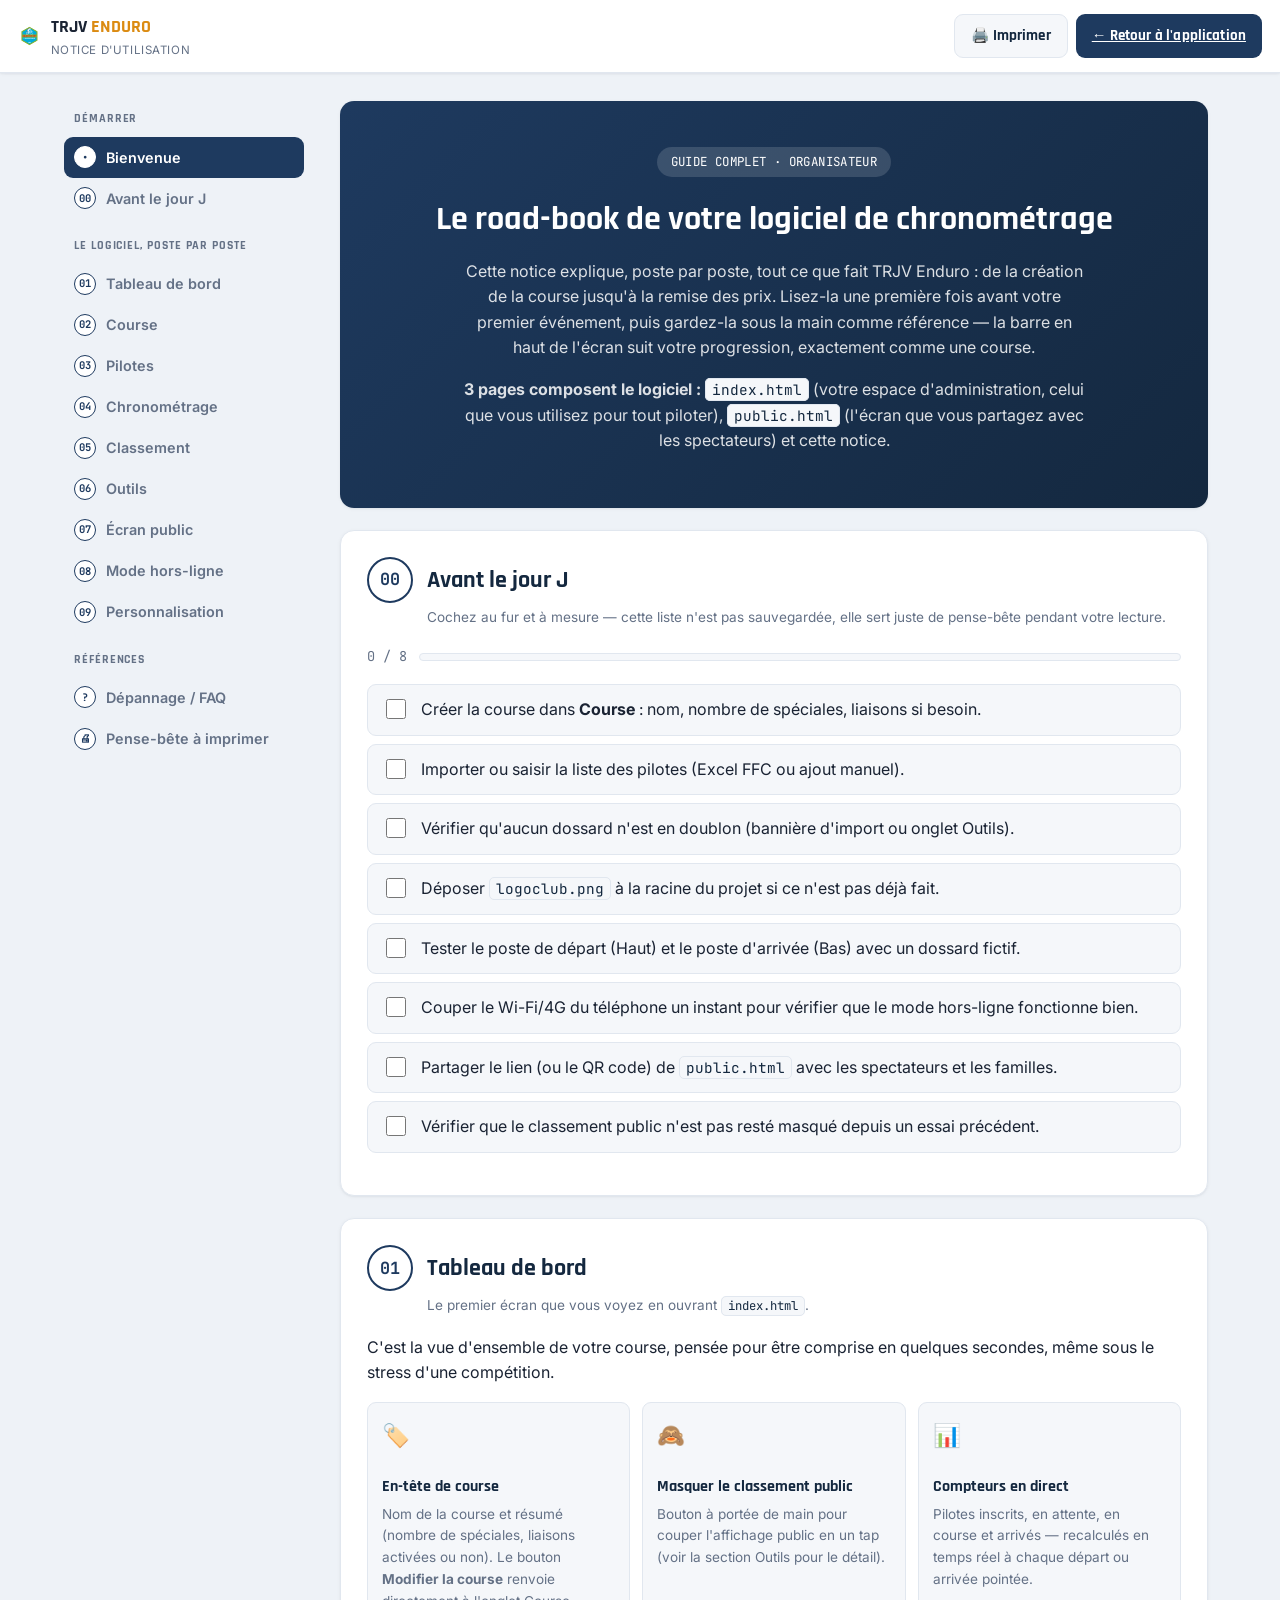
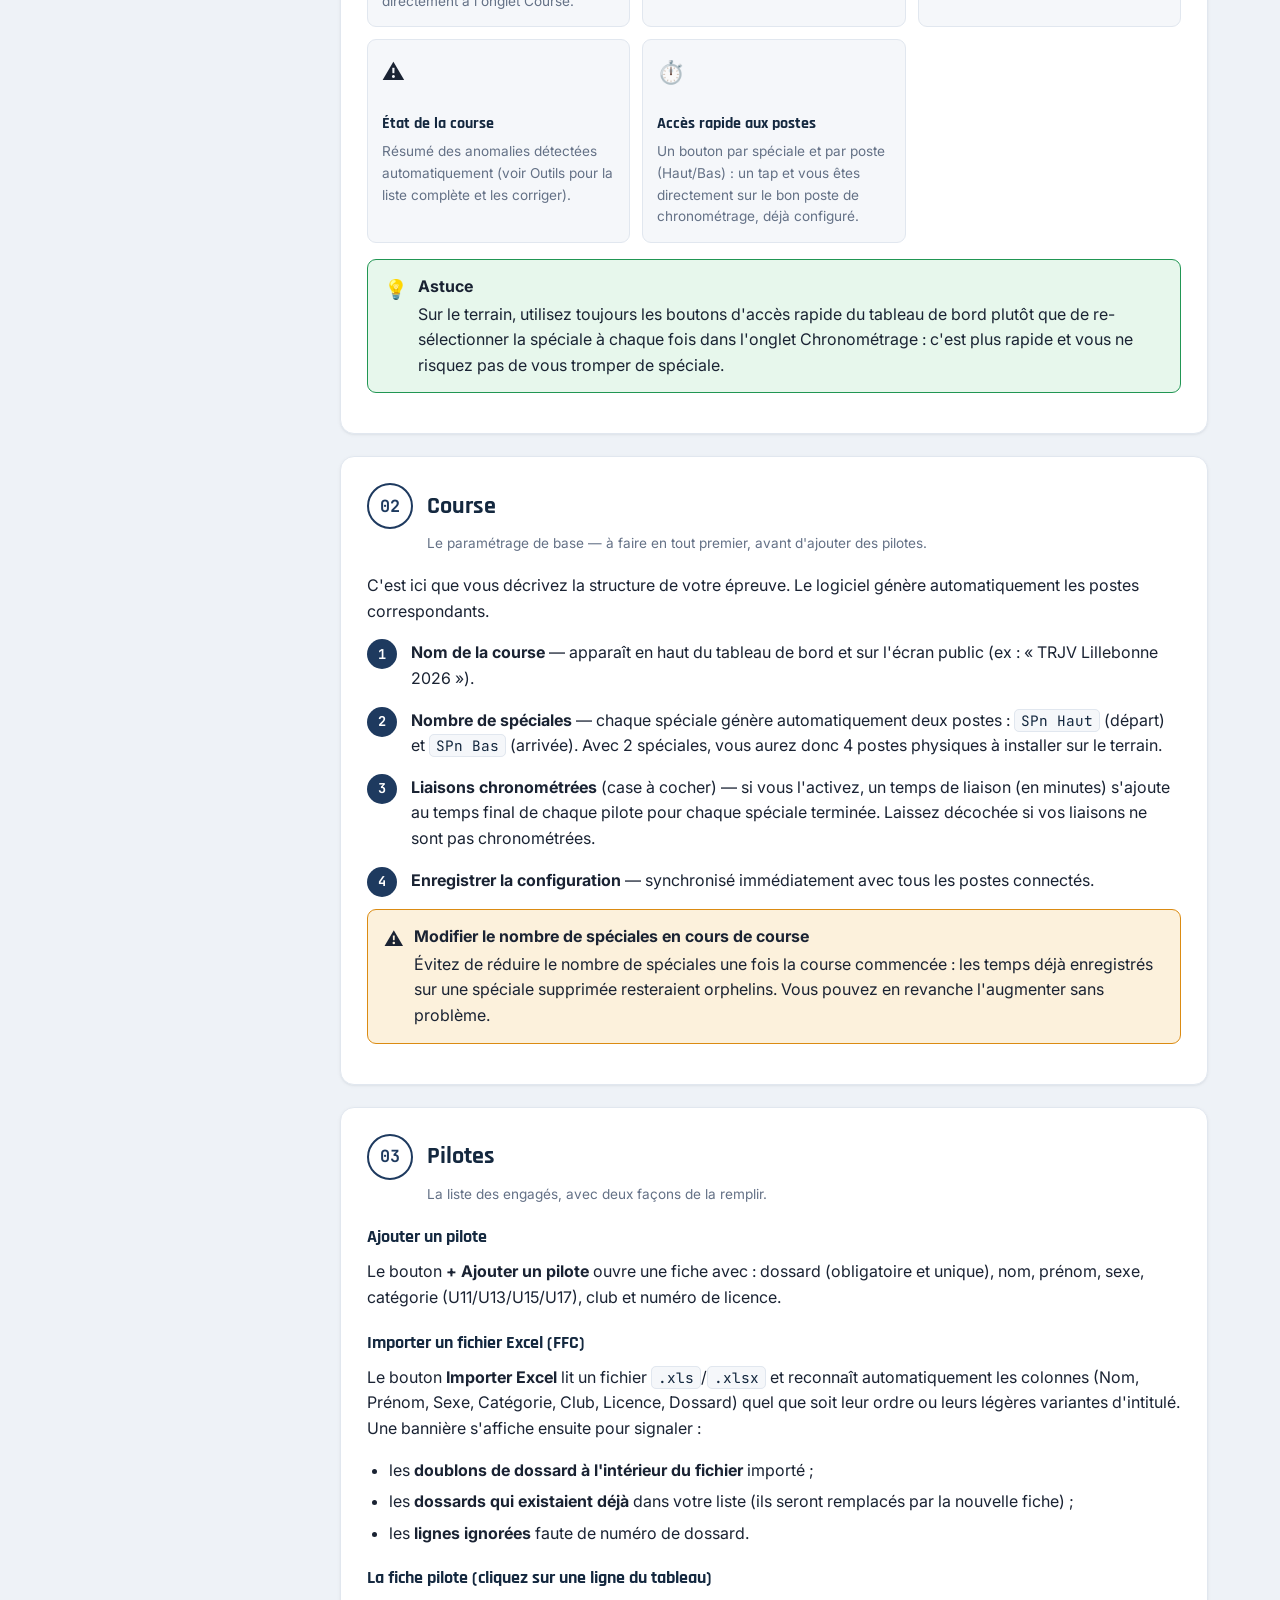
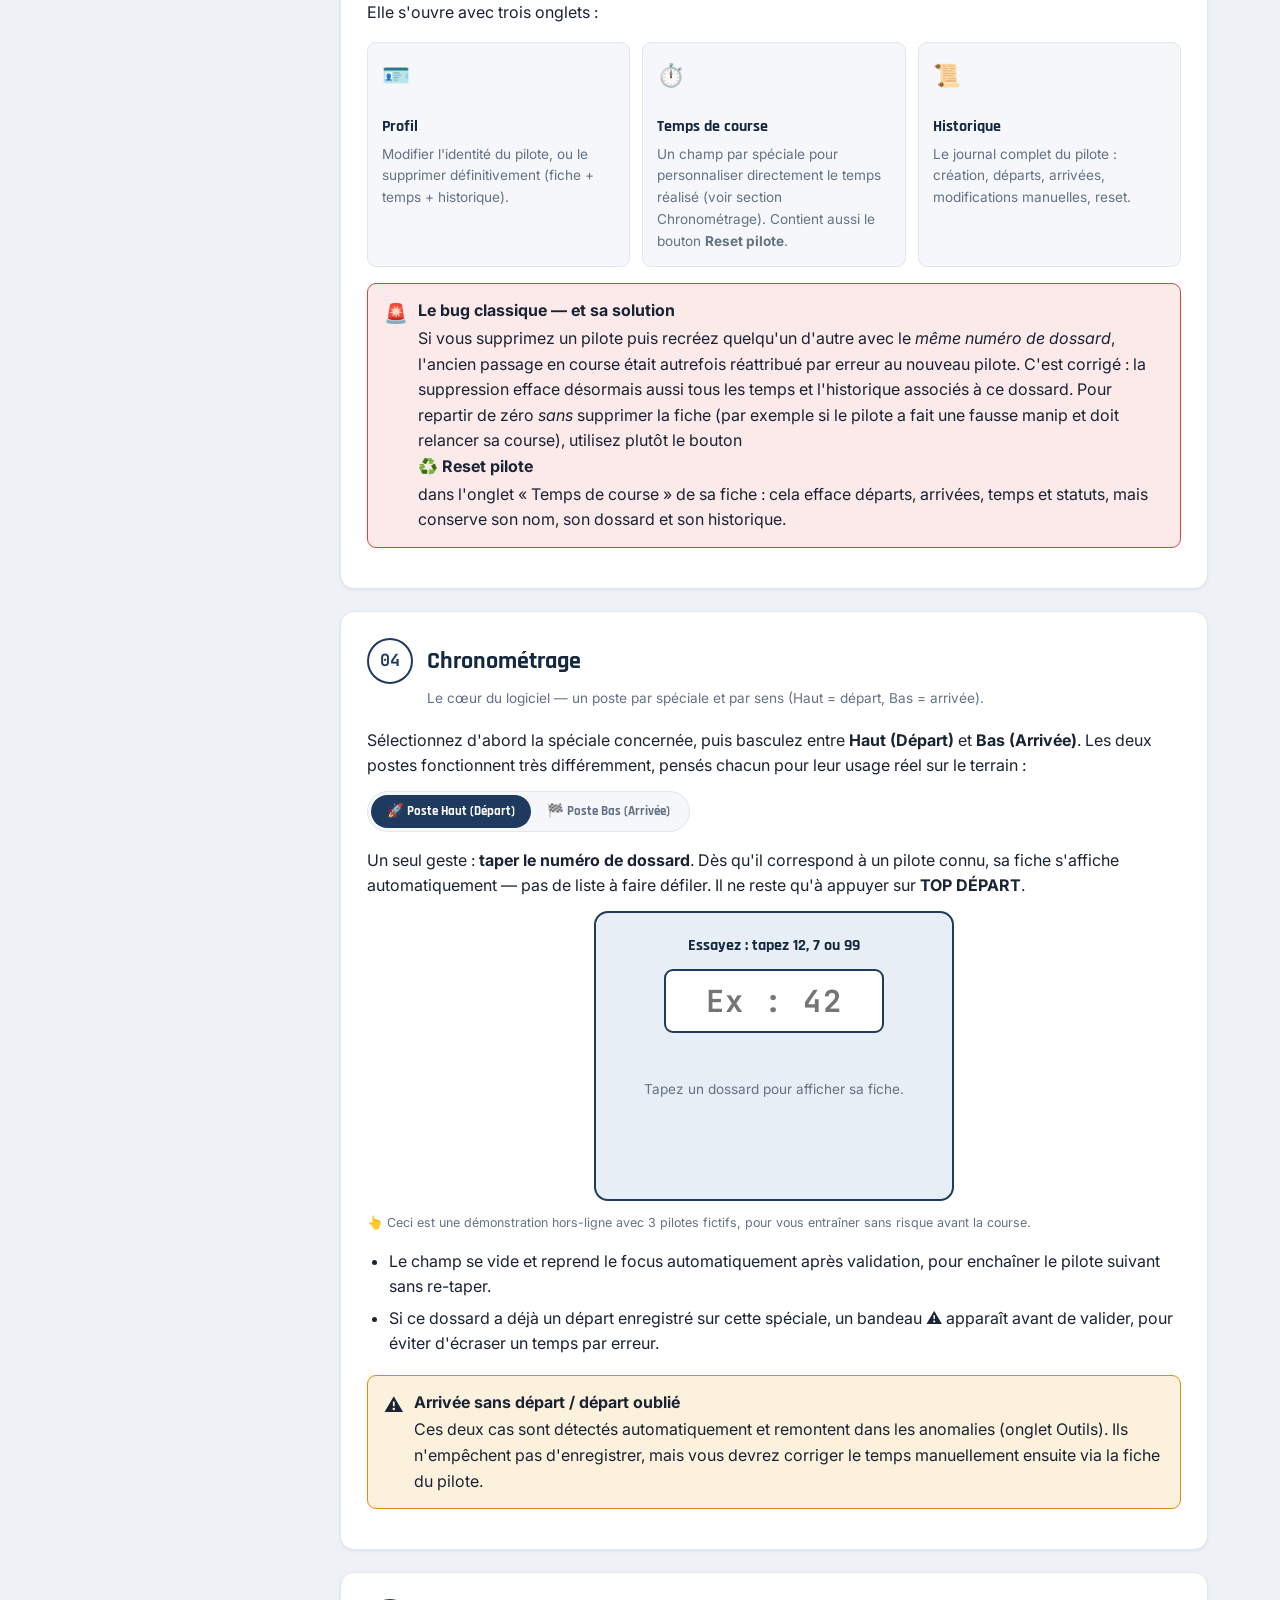
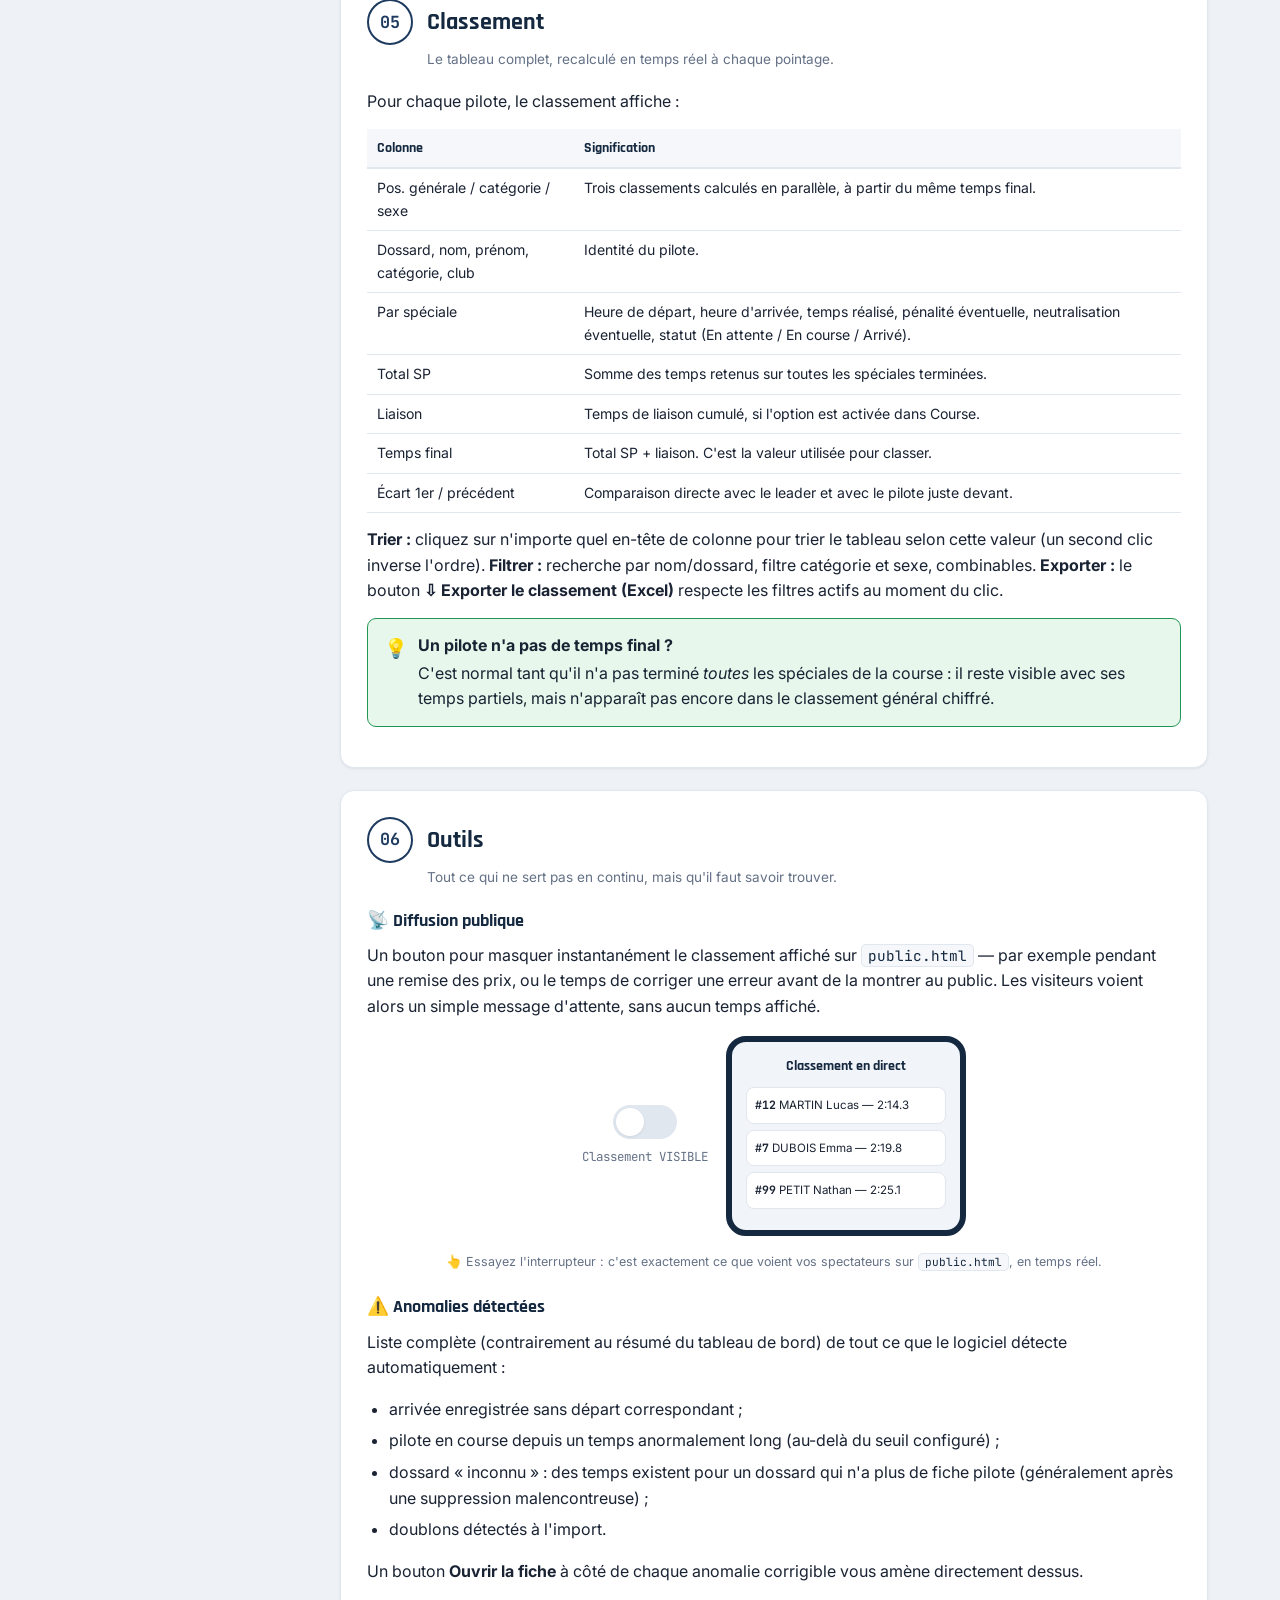
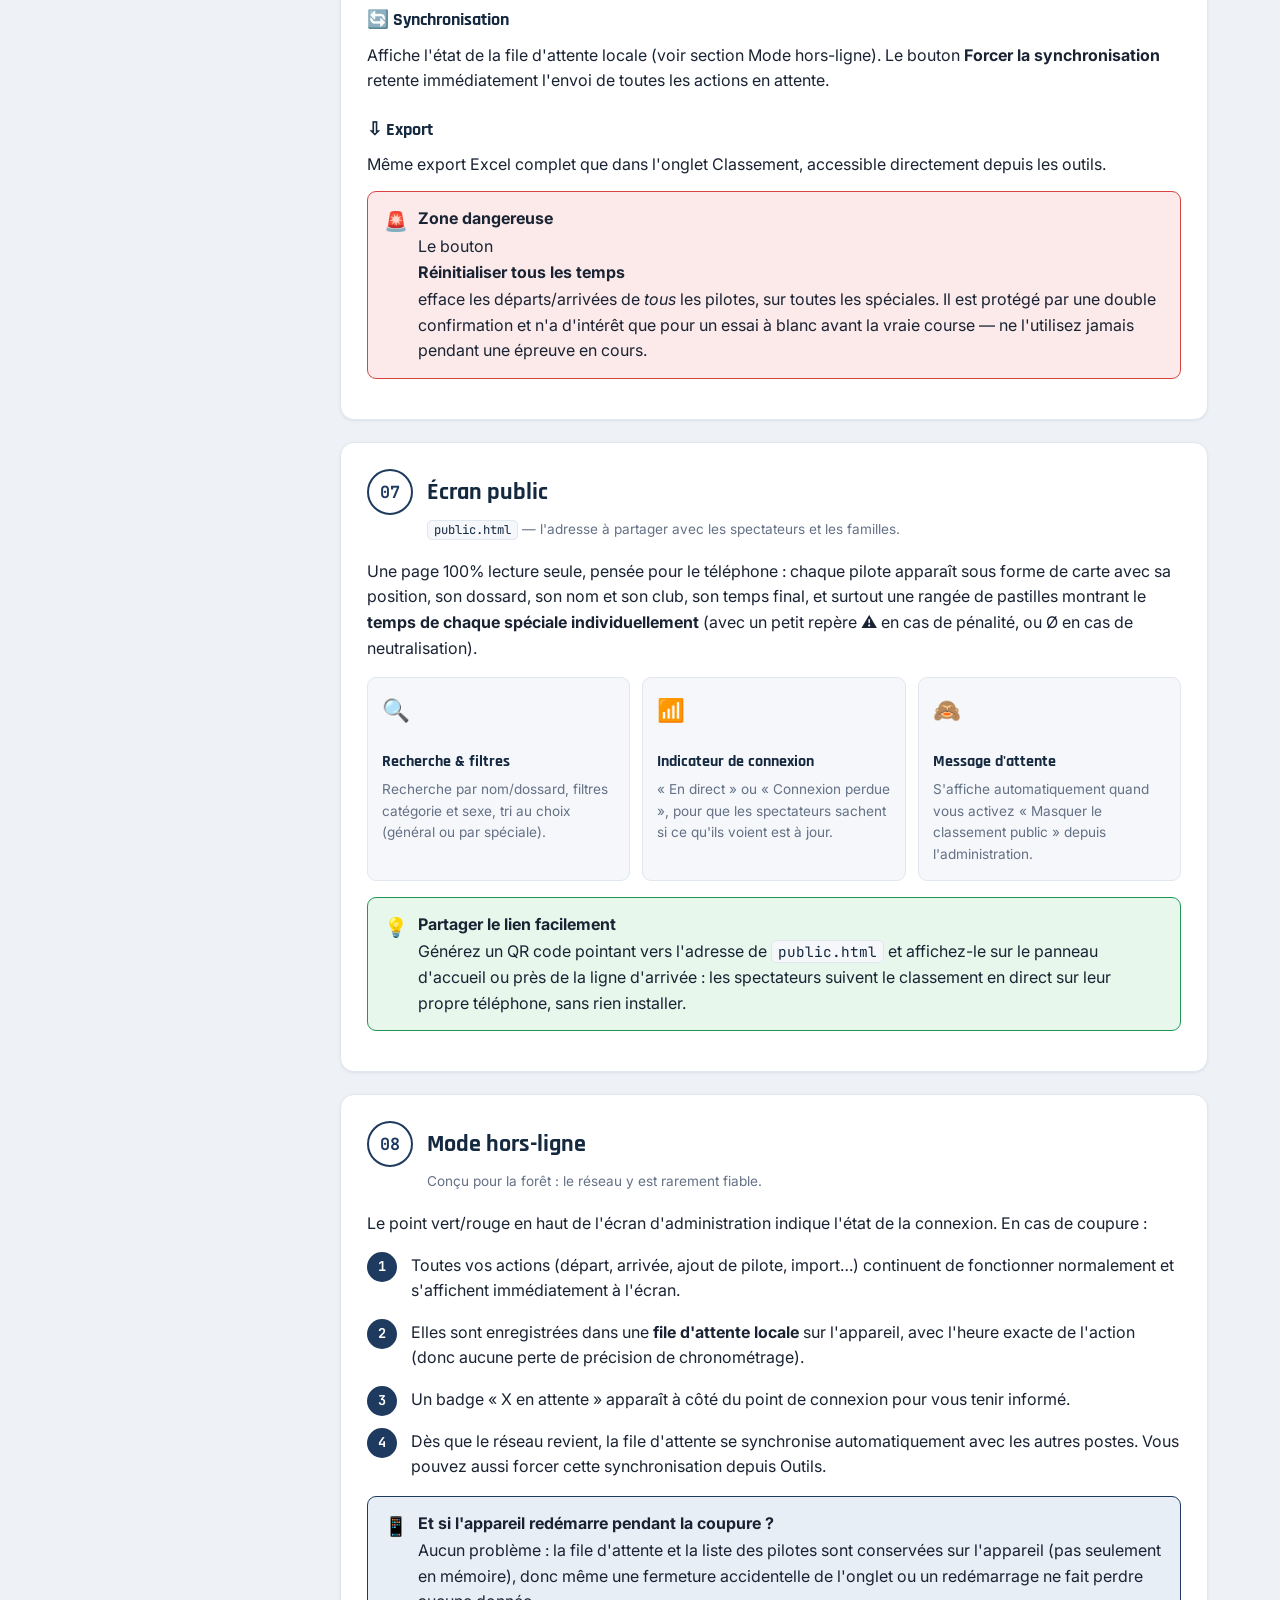
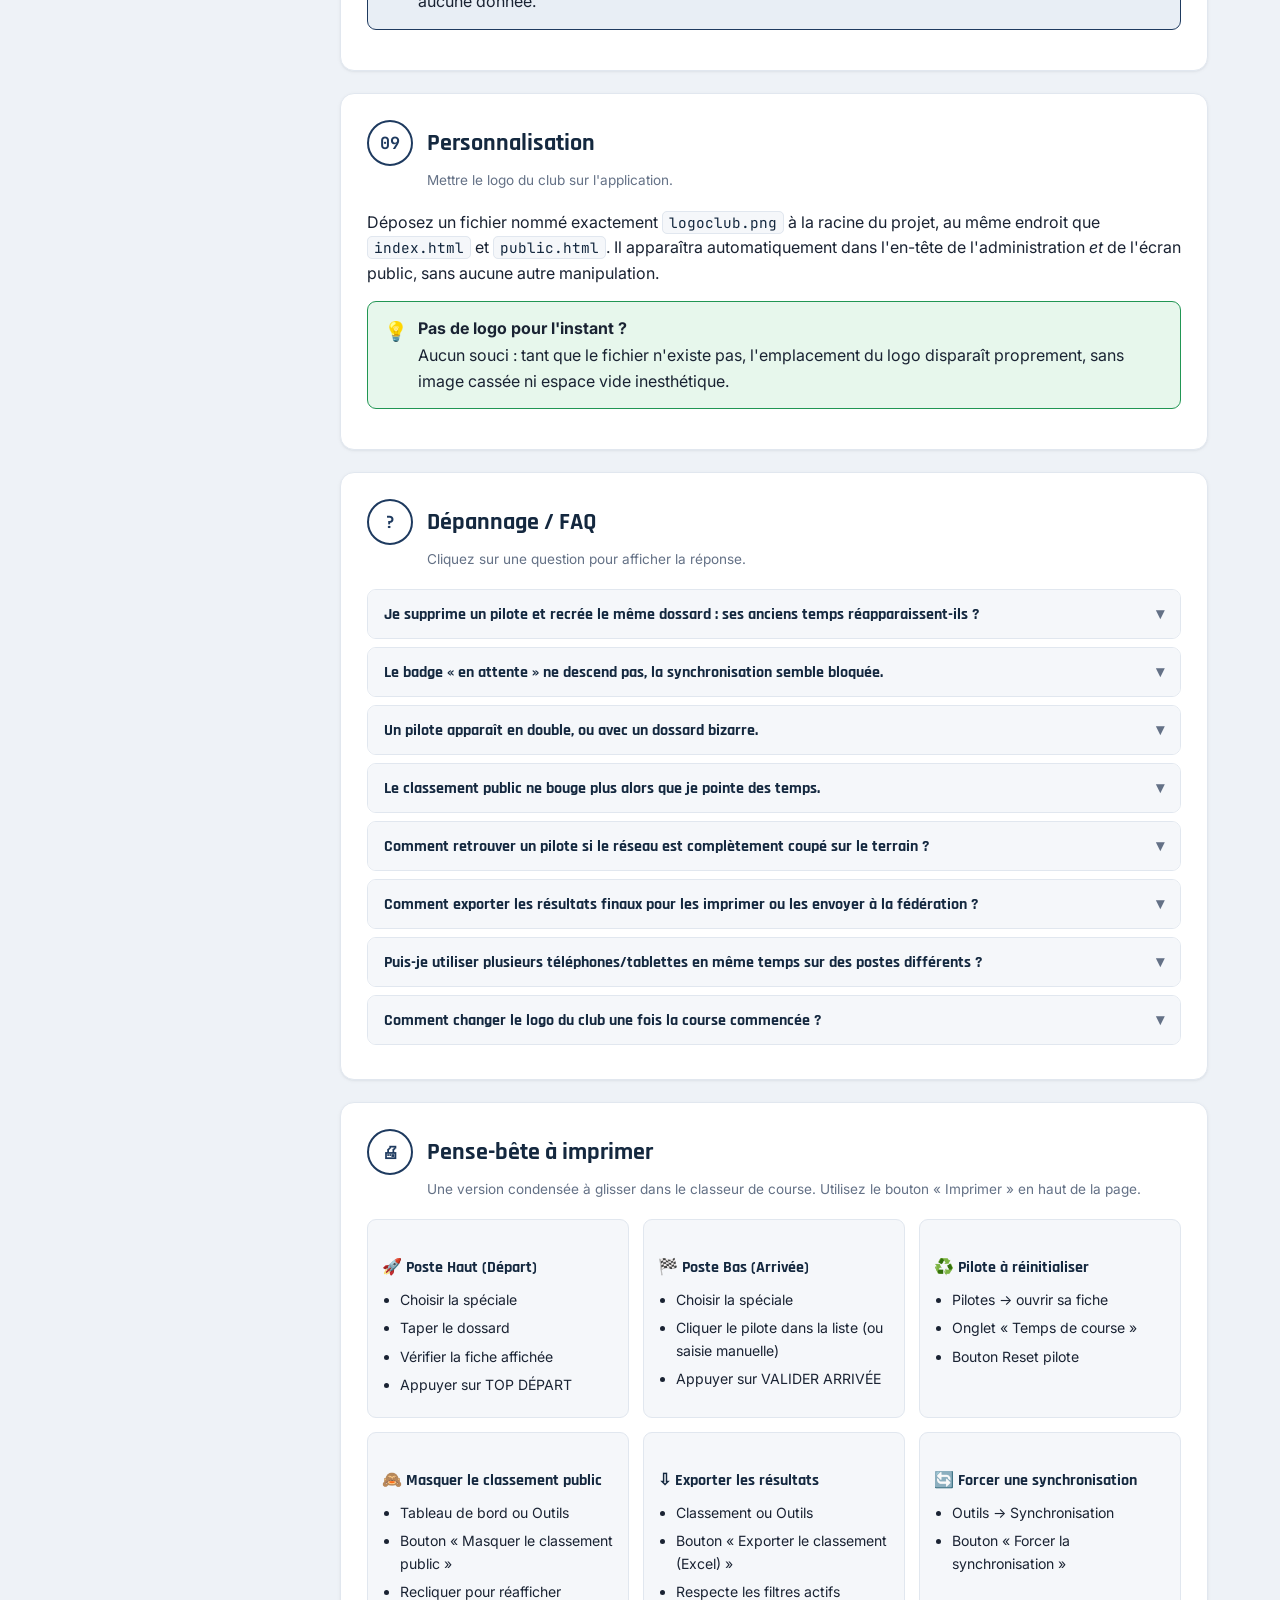
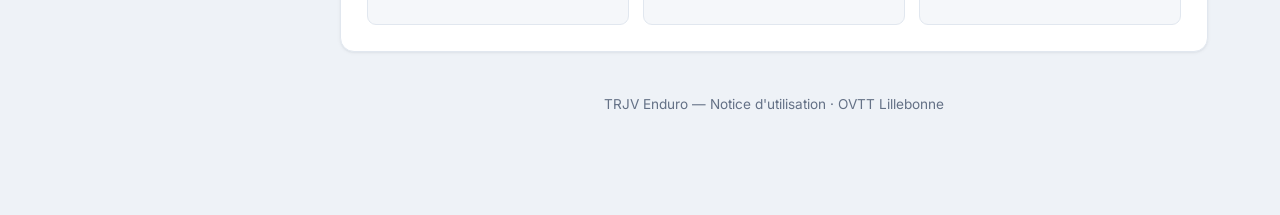
<file: notice.html>
<!DOCTYPE html>
<html lang="fr">
<head>
<link rel="apple-touch-icon" href="logo.png">
<link rel="icon" href="logo.png">
<meta charset="UTF-8">
<meta name="viewport" content="width=device-width, initial-scale=1, maximum-scale=1, viewport-fit=cover">
<title>TRJV Enduro — Notice d'utilisation</title>
<link rel="preconnect" href="https://fonts.googleapis.com">
<link href="https://fonts.googleapis.com/css2?family=Rajdhani:wght@600;700&family=Inter:wght@400;500;600;700&family=JetBrains+Mono:wght@500;700&display=swap" rel="stylesheet">
<style>
/* ============================================================
   TRJV ENDURO — notice.html
   Direction : le "road-book" du logiciel. Comme un road-book
   d'enduro, la notice avance poste par poste, avec un repère de
   progression façon bande de course en haut de l'écran, et des
   numéros de section présentés comme des plaques de dossard —
   le même repère visuel que dans l'application elle-même.
   ============================================================ */

:root {
  --bg: #EEF2F7;
  --surface: #FFFFFF;
  --surface-alt: #F5F7FA;
  --border: #E1E7EF;
  --text: #1A2333;
  --text-dim: #647186;

  --navy: #1E3A5F;
  --navy-dark: #14283F;
  --navy-bg: #E8EEF5;

  --green: #219653;
  --green-bg: #E7F7EC;

  --amber: #DB8B12;
  --amber-bg: #FCF1DC;

  --red: #D64541;
  --red-bg: #FBEAE9;

  --purple: #8354A3;
  --purple-bg: #F1E9F6;

  --radius: 14px;
  --radius-sm: 9px;
  --shadow-sm: 0 1px 2px rgba(20,30,55,0.05), 0 1px 4px rgba(20,30,55,0.04);
  --shadow-md: 0 6px 18px rgba(20,30,55,0.08);
  --shadow-lg: 0 16px 40px rgba(15,25,45,0.18);

  --font-display: 'Rajdhani', 'Segoe UI', sans-serif;
  --font-body: 'Inter', 'Segoe UI', sans-serif;
  --font-mono: 'JetBrains Mono', 'Consolas', monospace;
}

* { box-sizing: border-box; }
html { scroll-behavior: smooth; }
@media (prefers-reduced-motion: reduce) {
  html { scroll-behavior: auto; }
  * { animation: none !important; transition: none !important; }
}

body {
  margin: 0;
  background: var(--bg);
  color: var(--text);
  font-family: var(--font-body);
  line-height: 1.6;
  -webkit-tap-highlight-color: transparent;
}

h1, h2, h3, .display { font-family: var(--font-display); font-weight: 700; color: var(--navy-dark); margin: 0; }
code, kbd { font-family: var(--font-mono); background: var(--surface-alt); border: 1px solid var(--border); border-radius: 5px; padding: 1px 6px; font-size: 0.9em; color: var(--navy-dark); }
a { color: var(--navy); }
ul, ol { padding-left: 22px; }
li { margin-bottom: 6px; }
p { margin: 0 0 12px; }

/* ---------------- Barre de progression (façon bande de course) ---------------- */

.progress-bar {
  position: fixed; top: 0; left: 0; height: 4px;
  background: linear-gradient(90deg, var(--navy), var(--amber));
  width: 0%;
  z-index: 200;
  transition: width 0.08s linear;
}

/* ---------------- En-tête ---------------- */

.nb-topbar {
  position: sticky; top: 0; z-index: 90;
  display: flex; align-items: center; gap: 14px;
  background: var(--surface); border-bottom: 1px solid var(--border);
  padding: 12px 18px; box-shadow: var(--shadow-sm);
}
.nb-menu-btn {
  display: none; align-items: center; justify-content: center;
  width: 42px; height: 42px; border-radius: var(--radius-sm);
  border: 1px solid var(--border); background: var(--surface-alt);
  color: var(--navy-dark); font-size: 1.3rem; cursor: pointer;
}
.nb-brand { display: flex; align-items: center; gap: 10px; }
.nb-brand img { height: 32px; width: auto; max-width: 100px; object-fit: contain; border-radius: 6px; }
.nb-brand .title { font-family: var(--font-display); font-weight: 700; font-size: 1.15rem; }
.nb-brand .title span { color: var(--amber); }
.nb-brand .subtitle { font-size: 0.72rem; color: var(--text-dim); text-transform: uppercase; letter-spacing: 0.05em; }
.nb-topbar-actions { margin-left: auto; display: flex; gap: 8px; }

.btn {
  font-family: var(--font-display); font-weight: 700; letter-spacing: 0.01em;
  border: none; border-radius: var(--radius-sm); padding: 10px 16px; cursor: pointer;
  font-size: 0.92rem; transition: filter 0.15s, transform 0.05s; white-space: nowrap;
}
.btn:active { transform: scale(0.98); }
.btn-primary { background: var(--navy); color: #fff; }
.btn-primary:hover { filter: brightness(1.12); }
.btn-secondary { background: var(--surface-alt); color: var(--navy-dark); border: 1px solid var(--border); }
.btn-secondary:hover { background: var(--navy-bg); }

/* ---------------- Layout : sommaire + contenu ---------------- */

.nb-layout { display: flex; align-items: flex-start; max-width: 1180px; margin: 0 auto; }

.nb-toc {
  position: sticky; top: 65px;
  width: 268px; min-width: 268px;
  max-height: calc(100vh - 65px);
  overflow-y: auto;
  padding: 22px 14px 40px;
}
.nb-toc-group { margin-bottom: 18px; }
.nb-toc-group h4 {
  font-family: var(--font-display); font-size: 0.72rem; text-transform: uppercase;
  letter-spacing: 0.08em; color: var(--text-dim); margin-bottom: 8px; padding-left: 10px;
}
.nb-toc a {
  display: flex; align-items: center; gap: 10px;
  padding: 9px 10px; border-radius: var(--radius-sm);
  color: var(--text-dim); text-decoration: none; font-size: 0.9rem; font-weight: 600;
  transition: background 0.15s, color 0.15s;
}
.nb-toc a:hover { background: var(--surface-alt); color: var(--navy); }
.nb-toc a.active { background: var(--navy); color: #fff; }
.nb-toc .toc-num {
  display: inline-flex; align-items: center; justify-content: center;
  width: 22px; height: 22px; min-width: 22px; border-radius: 50%;
  background: var(--surface); color: var(--navy); border: 1.5px solid var(--navy);
  font-family: var(--font-mono); font-weight: 700; font-size: 0.66rem;
}
.nb-toc a.active .toc-num { background: #fff; color: var(--navy); border-color: #fff; }

#nb-backdrop { display: none; position: fixed; inset: 0; background: rgba(15,24,40,0.5); z-index: 80; }
#nb-backdrop.open { display: block; }
.nb-drawer-close { display: none; }

/* ---------------- Contenu ---------------- */

.nb-content { flex: 1; min-width: 0; padding: 28px 22px 80px; }

.nb-section {
  background: var(--surface);
  border: 1px solid var(--border);
  border-radius: var(--radius);
  padding: 26px;
  margin-bottom: 22px;
  box-shadow: var(--shadow-sm);
  scroll-margin-top: 78px;
  opacity: 0; transform: translateY(14px);
  transition: opacity 0.5s ease, transform 0.5s ease;
}
.nb-section.in-view { opacity: 1; transform: translateY(0); }

.nb-section-head { display: flex; align-items: center; gap: 14px; margin-bottom: 6px; }
.plate {
  display: inline-flex; align-items: center; justify-content: center;
  width: 46px; height: 46px; min-width: 46px; border-radius: 50%;
  background: var(--surface); color: var(--navy); border: 2px solid var(--navy);
  font-family: var(--font-mono); font-weight: 700; font-size: 1.05rem;
}
.nb-section-head h2 { font-size: 1.5rem; }
.nb-eyebrow { color: var(--text-dim); font-size: 0.85rem; margin: -2px 0 18px 60px; }

.hero {
  text-align: center; padding: 46px 24px;
  background: linear-gradient(135deg, var(--navy) 0%, var(--navy-dark) 100%);
  color: #fff; border: none;
}
.hero h1 { color: #fff; font-size: 2.1rem; margin-bottom: 12px; }
.hero p { color: rgba(255,255,255,0.85); max-width: 620px; margin: 0 auto 8px; }
.hero .hero-badge {
  display: inline-block; background: rgba(255,255,255,0.14); color: #fff;
  padding: 5px 14px; border-radius: 999px; font-family: var(--font-mono);
  font-size: 0.78rem; margin-bottom: 16px; letter-spacing: 0.03em;
}

/* ---------------- Callouts ---------------- */

.callout { border-radius: var(--radius-sm); padding: 14px 16px; margin: 14px 0; border: 1px solid; display: flex; gap: 10px; }
.callout .icon { font-size: 1.2rem; }
.callout-tip { background: var(--green-bg); border-color: var(--green); }
.callout-warn { background: var(--amber-bg); border-color: var(--amber); }
.callout-danger { background: var(--red-bg); border-color: var(--red); }
.callout-info { background: var(--navy-bg); border-color: var(--navy); }
.callout strong { display: block; margin-bottom: 2px; }

/* ---------------- Cartes de fonctionnalité ---------------- */

.feature-grid { display: grid; grid-template-columns: repeat(auto-fit, minmax(230px, 1fr)); gap: 12px; margin: 16px 0; }
.feature-card { background: var(--surface-alt); border: 1px solid var(--border); border-radius: var(--radius-sm); padding: 14px; }
.feature-card .fc-icon { font-size: 1.4rem; margin-bottom: 6px; }
.feature-card h4 { font-family: var(--font-display); font-size: 1rem; margin-bottom: 4px; color: var(--navy-dark); }
.feature-card p { font-size: 0.85rem; color: var(--text-dim); margin: 0; }

/* ---------------- Étapes numérotées ---------------- */

.steps { counter-reset: step; list-style: none; padding-left: 0; margin: 16px 0; }
.steps li {
  counter-increment: step;
  position: relative; padding-left: 44px; margin-bottom: 16px;
}
.steps li::before {
  content: counter(step);
  position: absolute; left: 0; top: -1px;
  width: 30px; height: 30px; border-radius: 50%;
  background: var(--navy); color: #fff;
  display: flex; align-items: center; justify-content: center;
  font-family: var(--font-mono); font-weight: 700; font-size: 0.85rem;
}

/* ---------------- Checklist interactive ---------------- */

.checklist { list-style: none; padding: 0; margin: 16px 0; }
.checklist li {
  display: flex; align-items: flex-start; gap: 12px;
  background: var(--surface-alt); border: 1px solid var(--border);
  border-radius: var(--radius-sm); padding: 12px 14px; margin-bottom: 8px;
  cursor: pointer; transition: background 0.15s, border-color 0.15s;
}
.checklist li:hover { border-color: var(--navy); }
.checklist li.done { background: var(--green-bg); border-color: var(--green); }
.checklist input { width: 20px; height: 20px; margin-top: 2px; accent-color: var(--green); flex-shrink: 0; }
.checklist .txt { flex: 1; }
.checklist li.done .txt { text-decoration: line-through; color: var(--text-dim); }
.checklist-progress {
  display: flex; align-items: center; gap: 12px; margin-bottom: 10px;
  font-family: var(--font-mono); font-size: 0.85rem; color: var(--text-dim);
}
.checklist-progress-bar { flex: 1; height: 8px; background: var(--surface-alt); border-radius: 999px; overflow: hidden; border: 1px solid var(--border); }
.checklist-progress-fill { height: 100%; width: 0%; background: linear-gradient(90deg, var(--amber), var(--green)); transition: width 0.3s ease; }

/* ---------------- Onglets internes (démo Haut / Bas) ---------------- */

.demo-tabs { display: inline-flex; background: var(--surface-alt); border: 1px solid var(--border); border-radius: 999px; padding: 3px; margin-bottom: 16px; }
.demo-tabs button {
  border: none; background: transparent; color: var(--text-dim);
  padding: 8px 16px; border-radius: 999px; font-family: var(--font-display); font-weight: 700; cursor: pointer;
}
.demo-tabs button.active { background: var(--navy); color: #fff; }
.demo-pane { display: none; }
.demo-pane.active { display: block; }

/* ---------------- Widget de démonstration "poste de départ" ---------------- */

.demo-phone {
  max-width: 360px; margin: 0 auto;
  background: var(--navy-bg); border: 2px solid var(--navy);
  border-radius: var(--radius); padding: 20px; text-align: center;
}
.demo-phone label { display: block; font-family: var(--font-display); font-weight: 700; color: var(--navy-dark); margin-bottom: 10px; }
.demo-input {
  width: 100%; max-width: 220px; background: #fff; border: 2px solid var(--navy);
  color: var(--navy-dark); font-family: var(--font-mono); font-weight: 700;
  font-size: 1.9rem; text-align: center; letter-spacing: 0.05em;
  padding: 10px; border-radius: var(--radius-sm); outline: none;
}
.demo-input:focus { border-color: var(--amber); }
.demo-result { margin-top: 16px; min-height: 130px; }
.demo-empty { color: var(--text-dim); font-size: 0.85rem; padding-top: 30px; }
.demo-card { background: #fff; border-radius: var(--radius-sm); padding: 14px; animation: demoPop 0.25s ease; }
@keyframes demoPop { from { opacity: 0; transform: scale(0.92); } to { opacity: 1; transform: scale(1); } }
.demo-card .name { font-family: var(--font-display); font-weight: 700; font-size: 1.15rem; }
.demo-card .meta { color: var(--text-dim); font-size: 0.82rem; margin-bottom: 10px; }
.demo-btn-go { width: 100%; padding: 12px; border: none; border-radius: var(--radius-sm); background: var(--navy); color: #fff; font-family: var(--font-display); font-weight: 700; font-size: 1rem; cursor: pointer; }
.demo-btn-go:hover { filter: brightness(1.15); }
.demo-toast { margin-top: 10px; background: var(--green-bg); color: #145C34; border: 1px solid var(--green); border-radius: var(--radius-sm); padding: 8px 10px; font-size: 0.82rem; font-weight: 600; animation: demoPop 0.25s ease; }
.demo-hint { font-size: 0.78rem; color: var(--text-dim); margin-top: 12px; }

/* ---------------- Widget de démonstration "diffusion publique" ---------------- */

.demo-public-wrap { display: flex; gap: 18px; flex-wrap: wrap; align-items: center; justify-content: center; margin: 16px 0; }
.demo-switch-block { text-align: center; }
.demo-switch {
  position: relative; width: 64px; height: 34px; border-radius: 999px;
  background: var(--border); border: none; cursor: pointer; margin-bottom: 8px;
}
.demo-switch::after {
  content: ""; position: absolute; top: 3px; left: 3px; width: 28px; height: 28px;
  border-radius: 50%; background: #fff; box-shadow: var(--shadow-sm); transition: transform 0.2s ease;
}
.demo-switch.on { background: var(--red); }
.demo-switch.on::after { transform: translateX(30px); }
.demo-switch-label { font-family: var(--font-mono); font-size: 0.78rem; color: var(--text-dim); }

.demo-public-screen {
  width: 240px; min-height: 200px; background: #F1F4F8; border: 6px solid var(--navy-dark);
  border-radius: 20px; padding: 14px; text-align: center;
}
.demo-public-screen .dp-title { font-family: var(--font-display); font-weight: 700; font-size: 0.85rem; margin-bottom: 10px; color: var(--navy-dark); }
.demo-public-card { background: #fff; border: 1px solid var(--border); border-radius: 8px; padding: 8px; margin-bottom: 6px; font-size: 0.72rem; text-align: left; }
.demo-public-card b { font-family: var(--font-mono); }
.demo-public-hidden { padding: 22px 6px; color: var(--text-dim); font-size: 0.78rem; }
.demo-public-hidden .dp-icon { font-size: 1.8rem; display: block; margin-bottom: 6px; }

/* ---------------- Accordéon (FAQ / dépannage) ---------------- */

.accordion-item { border: 1px solid var(--border); border-radius: var(--radius-sm); margin-bottom: 8px; overflow: hidden; }
.accordion-trigger {
  width: 100%; text-align: left; background: var(--surface-alt); border: none;
  padding: 14px 16px; font-family: var(--font-display); font-weight: 700; font-size: 0.98rem;
  color: var(--navy-dark); cursor: pointer; display: flex; justify-content: space-between; align-items: center;
}
.accordion-trigger .chevron { transition: transform 0.2s ease; color: var(--text-dim); }
.accordion-item.open .chevron { transform: rotate(180deg); }
.accordion-panel { max-height: 0; overflow: hidden; transition: max-height 0.25s ease; background: #fff; }
.accordion-item.open .accordion-panel { max-height: 600px; }
.accordion-panel-inner { padding: 4px 16px 16px; color: var(--text); font-size: 0.92rem; }

/* ---------------- Tableau ---------------- */

table { width: 100%; border-collapse: collapse; font-size: 0.88rem; margin: 14px 0; }
thead th { text-align: left; background: var(--surface-alt); color: var(--navy-dark); font-family: var(--font-display); font-weight: 700; padding: 8px 10px; border-bottom: 2px solid var(--border); }
tbody td { padding: 8px 10px; border-bottom: 1px solid var(--border); vertical-align: top; }

/* ---------------- Pense-bête imprimable ---------------- */

.cheat-grid { display: grid; grid-template-columns: repeat(auto-fit, minmax(260px, 1fr)); gap: 14px; margin-top: 14px; }
.cheat-card { background: var(--surface-alt); border: 1px solid var(--border); border-radius: var(--radius-sm); padding: 14px; }
.cheat-card h4 { font-family: var(--font-display); color: var(--navy-dark); margin-bottom: 8px; display: flex; align-items: center; gap: 6px; }
.cheat-card ul { margin: 0; padding-left: 18px; font-size: 0.88rem; }

/* ---------------- Bouton retour en haut ---------------- */

.scroll-top-btn {
  position: fixed; bottom: 20px; right: 20px; z-index: 90;
  width: 46px; height: 46px; border-radius: 50%; border: none;
  background: var(--navy); color: #fff; font-size: 1.2rem; cursor: pointer;
  box-shadow: var(--shadow-lg); opacity: 0; pointer-events: none; transition: opacity 0.2s ease;
}
.scroll-top-btn.visible { opacity: 1; pointer-events: auto; }

footer.nb-footer { text-align: center; color: var(--text-dim); font-size: 0.85rem; padding: 20px; }

/* ---------------- Responsive / mobile ---------------- */

@media (max-width: 900px) {
  .nb-menu-btn { display: flex; }
  .nb-toc {
    position: fixed; top: 0; left: 0; bottom: 0; width: min(82vw, 300px);
    background: var(--surface); z-index: 90; padding: 64px 14px 30px;
    transform: translateX(-105%); transition: transform 0.25s ease;
    box-shadow: var(--shadow-lg); border-right: 1px solid var(--border);
    max-height: 100vh;
  }
  .nb-toc.open { transform: translateX(0); }
  .nb-drawer-close {
    display: flex; align-items: center; justify-content: center;
    position: absolute; top: 12px; right: 12px; width: 36px; height: 36px;
    border-radius: 50%; border: 1px solid var(--border); background: var(--surface-alt);
    font-size: 1.05rem; cursor: pointer;
  }
  .nb-content { padding: 20px 14px 70px; }
  .nb-section { padding: 18px; }
  .nb-eyebrow { margin-left: 0; }
  .demo-public-wrap { flex-direction: column; }
}

/* ---------------- Impression ---------------- */

@media print {
  .nb-topbar, .nb-toc, #nb-backdrop, .scroll-top-btn, .progress-bar, .demo-phone, .demo-public-wrap, .demo-tabs { display: none !important; }
  .nb-layout { display: block; }
  .nb-section { box-shadow: none; opacity: 1 !important; transform: none !important; break-inside: avoid; border: 1px solid #ccc; }
  body { background: #fff; }
}
</style>
</head>
<body>

<div class="progress-bar" id="progress-bar"></div>

<header class="nb-topbar">
  <button type="button" id="btn-nb-menu" class="nb-menu-btn" aria-label="Ouvrir le sommaire">☰</button>
  <div class="nb-brand">
    <img src="logoclub.png" alt="Logo du club" onerror="this.remove()">
    <div>
      <div class="title">TRJV <span>ENDURO</span></div>
      <div class="subtitle">Notice d'utilisation</div>
    </div>
  </div>
  <div class="nb-topbar-actions">
    <button class="btn btn-secondary" onclick="window.print()">🖨️ Imprimer</button>
    <a class="btn btn-primary" href="index.html">← Retour à l'application</a>
  </div>
</header>

<div id="nb-backdrop"></div>

<div class="nb-layout">
  <nav class="nb-toc" id="nb-toc">
    <button type="button" id="btn-nb-drawer-close" class="nb-drawer-close" aria-label="Fermer">✕</button>

    <div class="nb-toc-group">
      <h4>Démarrer</h4>
      <a href="#intro"><span class="toc-num">•</span> Bienvenue</a>
      <a href="#checklist"><span class="toc-num">00</span> Avant le jour J</a>
    </div>

    <div class="nb-toc-group">
      <h4>Le logiciel, poste par poste</h4>
      <a href="#dashboard"><span class="toc-num">01</span> Tableau de bord</a>
      <a href="#course"><span class="toc-num">02</span> Course</a>
      <a href="#pilotes"><span class="toc-num">03</span> Pilotes</a>
      <a href="#chrono"><span class="toc-num">04</span> Chronométrage</a>
      <a href="#classement"><span class="toc-num">05</span> Classement</a>
      <a href="#outils"><span class="toc-num">06</span> Outils</a>
      <a href="#public"><span class="toc-num">07</span> Écran public</a>
      <a href="#horsligne"><span class="toc-num">08</span> Mode hors-ligne</a>
      <a href="#personnalisation"><span class="toc-num">09</span> Personnalisation</a>
    </div>

    <div class="nb-toc-group">
      <h4>Références</h4>
      <a href="#depannage"><span class="toc-num">?</span> Dépannage / FAQ</a>
      <a href="#pensebete"><span class="toc-num">🖨</span> Pense-bête à imprimer</a>
    </div>
  </nav>

  <main class="nb-content">

    <!-- ============== INTRO ============== -->
    <section id="intro" class="nb-section hero">
      <div class="hero-badge">GUIDE COMPLET · ORGANISATEUR</div>
      <h1>Le road-book de votre logiciel de chronométrage</h1>
      <p>Cette notice explique, poste par poste, tout ce que fait TRJV Enduro : de la création de la course jusqu'à la remise des prix. Lisez-la une première fois avant votre premier événement, puis gardez-la sous la main comme référence — la barre en haut de l'écran suit votre progression, exactement comme une course.</p>
      <p style="margin-top:16px;"><strong>3 pages composent le logiciel :</strong> <code>index.html</code> (votre espace d'administration, celui que vous utilisez pour tout piloter), <code>public.html</code> (l'écran que vous partagez avec les spectateurs) et cette notice.</p>
    </section>

    <!-- ============== 00 CHECKLIST ============== -->
    <section id="checklist" class="nb-section">
      <div class="nb-section-head"><span class="plate">00</span><h2>Avant le jour J</h2></div>
      <p class="nb-eyebrow">Cochez au fur et à mesure — cette liste n'est pas sauvegardée, elle sert juste de pense-bête pendant votre lecture.</p>

      <div class="checklist-progress">
        <span id="checklist-count">0 / 8</span>
        <div class="checklist-progress-bar"><div class="checklist-progress-fill" id="checklist-fill"></div></div>
      </div>
      <ul class="checklist" id="checklist-list">
        <li><input type="checkbox"><span class="txt">Créer la course dans <strong>Course</strong> : nom, nombre de spéciales, liaisons si besoin.</span></li>
        <li><input type="checkbox"><span class="txt">Importer ou saisir la liste des pilotes (Excel FFC ou ajout manuel).</span></li>
        <li><input type="checkbox"><span class="txt">Vérifier qu'aucun dossard n'est en doublon (bannière d'import ou onglet Outils).</span></li>
        <li><input type="checkbox"><span class="txt">Déposer <code>logoclub.png</code> à la racine du projet si ce n'est pas déjà fait.</span></li>
        <li><input type="checkbox"><span class="txt">Tester le poste de départ (Haut) et le poste d'arrivée (Bas) avec un dossard fictif.</span></li>
        <li><input type="checkbox"><span class="txt">Couper le Wi-Fi/4G du téléphone un instant pour vérifier que le mode hors-ligne fonctionne bien.</span></li>
        <li><input type="checkbox"><span class="txt">Partager le lien (ou le QR code) de <code>public.html</code> avec les spectateurs et les familles.</span></li>
        <li><input type="checkbox"><span class="txt">Vérifier que le classement public n'est pas resté masqué depuis un essai précédent.</span></li>
      </ul>
    </section>

    <!-- ============== 01 TABLEAU DE BORD ============== -->
    <section id="dashboard" class="nb-section">
      <div class="nb-section-head"><span class="plate">01</span><h2>Tableau de bord</h2></div>
      <p class="nb-eyebrow">Le premier écran que vous voyez en ouvrant <code>index.html</code>.</p>

      <p>C'est la vue d'ensemble de votre course, pensée pour être comprise en quelques secondes, même sous le stress d'une compétition.</p>

      <div class="feature-grid">
        <div class="feature-card"><div class="fc-icon">🏷️</div><h4>En-tête de course</h4><p>Nom de la course et résumé (nombre de spéciales, liaisons activées ou non). Le bouton <strong>Modifier la course</strong> renvoie directement à l'onglet Course.</p></div>
        <div class="feature-card"><div class="fc-icon">🙈</div><h4>Masquer le classement public</h4><p>Bouton à portée de main pour couper l'affichage public en un tap (voir la section Outils pour le détail).</p></div>
        <div class="feature-card"><div class="fc-icon">📊</div><h4>Compteurs en direct</h4><p>Pilotes inscrits, en attente, en course et arrivés — recalculés en temps réel à chaque départ ou arrivée pointée.</p></div>
        <div class="feature-card"><div class="fc-icon">⚠️</div><h4>État de la course</h4><p>Résumé des anomalies détectées automatiquement (voir Outils pour la liste complète et les corriger).</p></div>
        <div class="feature-card"><div class="fc-icon">⏱️</div><h4>Accès rapide aux postes</h4><p>Un bouton par spéciale et par poste (Haut/Bas) : un tap et vous êtes directement sur le bon poste de chronométrage, déjà configuré.</p></div>
      </div>

      <div class="callout callout-tip">
        <span class="icon">💡</span>
        <div><strong>Astuce</strong>Sur le terrain, utilisez toujours les boutons d'accès rapide du tableau de bord plutôt que de re-sélectionner la spéciale à chaque fois dans l'onglet Chronométrage : c'est plus rapide et vous ne risquez pas de vous tromper de spéciale.</div>
      </div>
    </section>

    <!-- ============== 02 COURSE ============== -->
    <section id="course" class="nb-section">
      <div class="nb-section-head"><span class="plate">02</span><h2>Course</h2></div>
      <p class="nb-eyebrow">Le paramétrage de base — à faire en tout premier, avant d'ajouter des pilotes.</p>

      <p>C'est ici que vous décrivez la structure de votre épreuve. Le logiciel génère automatiquement les postes correspondants.</p>

      <ol class="steps">
        <li><strong>Nom de la course</strong> — apparaît en haut du tableau de bord et sur l'écran public (ex : « TRJV Lillebonne 2026 »).</li>
        <li><strong>Nombre de spéciales</strong> — chaque spéciale génère automatiquement deux postes : <code>SPn Haut</code> (départ) et <code>SPn Bas</code> (arrivée). Avec 2 spéciales, vous aurez donc 4 postes physiques à installer sur le terrain.</li>
        <li><strong>Liaisons chronométrées</strong> (case à cocher) — si vous l'activez, un temps de liaison (en minutes) s'ajoute au temps final de chaque pilote pour chaque spéciale terminée. Laissez décochée si vos liaisons ne sont pas chronométrées.</li>
        <li><strong>Enregistrer la configuration</strong> — synchronisé immédiatement avec tous les postes connectés.</li>
      </ol>

      <div class="callout callout-warn">
        <span class="icon">⚠️</span>
        <div><strong>Modifier le nombre de spéciales en cours de course</strong>Évitez de réduire le nombre de spéciales une fois la course commencée : les temps déjà enregistrés sur une spéciale supprimée resteraient orphelins. Vous pouvez en revanche l'augmenter sans problème.</div>
      </div>
    </section>

    <!-- ============== 03 PILOTES ============== -->
    <section id="pilotes" class="nb-section">
      <div class="nb-section-head"><span class="plate">03</span><h2>Pilotes</h2></div>
      <p class="nb-eyebrow">La liste des engagés, avec deux façons de la remplir.</p>

      <h3 style="font-size:1.1rem; margin-bottom:8px;">Ajouter un pilote</h3>
      <p>Le bouton <strong>+ Ajouter un pilote</strong> ouvre une fiche avec : dossard (obligatoire et unique), nom, prénom, sexe, catégorie (U11/U13/U15/U17), club et numéro de licence.</p>

      <h3 style="font-size:1.1rem; margin: 18px 0 8px;">Importer un fichier Excel (FFC)</h3>
      <p>Le bouton <strong>Importer Excel</strong> lit un fichier <code>.xls</code>/<code>.xlsx</code> et reconnaît automatiquement les colonnes (Nom, Prénom, Sexe, Catégorie, Club, Licence, Dossard) quel que soit leur ordre ou leurs légères variantes d'intitulé. Une bannière s'affiche ensuite pour signaler :</p>
      <ul>
        <li>les <strong>doublons de dossard à l'intérieur du fichier</strong> importé ;</li>
        <li>les <strong>dossards qui existaient déjà</strong> dans votre liste (ils seront remplacés par la nouvelle fiche) ;</li>
        <li>les <strong>lignes ignorées</strong> faute de numéro de dossard.</li>
      </ul>

      <h3 style="font-size:1.1rem; margin: 18px 0 8px;">La fiche pilote (cliquez sur une ligne du tableau)</h3>
      <p>Elle s'ouvre avec trois onglets :</p>
      <div class="feature-grid">
        <div class="feature-card"><div class="fc-icon">🪪</div><h4>Profil</h4><p>Modifier l'identité du pilote, ou le supprimer définitivement (fiche + temps + historique).</p></div>
        <div class="feature-card"><div class="fc-icon">⏱️</div><h4>Temps de course</h4><p>Un champ par spéciale pour personnaliser directement le temps réalisé (voir section Chronométrage). Contient aussi le bouton <strong>Reset pilote</strong>.</p></div>
        <div class="feature-card"><div class="fc-icon">📜</div><h4>Historique</h4><p>Le journal complet du pilote : création, départs, arrivées, modifications manuelles, reset.</p></div>
      </div>

      <div class="callout callout-danger">
        <span class="icon">🚨</span>
        <div><strong>Le bug classique — et sa solution</strong>Si vous supprimez un pilote puis recréez quelqu'un d'autre avec le <em>même numéro de dossard</em>, l'ancien passage en course était autrefois réattribué par erreur au nouveau pilote. C'est corrigé : la suppression efface désormais aussi tous les temps et l'historique associés à ce dossard. Pour repartir de zéro <em>sans</em> supprimer la fiche (par exemple si le pilote a fait une fausse manip et doit relancer sa course), utilisez plutôt le bouton <strong>♻️ Reset pilote</strong> dans l'onglet « Temps de course » de sa fiche : cela efface départs, arrivées, temps et statuts, mais conserve son nom, son dossard et son historique.</div>
      </div>
    </section>

    <!-- ============== 04 CHRONOMÉTRAGE ============== -->
    <section id="chrono" class="nb-section">
      <div class="nb-section-head"><span class="plate">04</span><h2>Chronométrage</h2></div>
      <p class="nb-eyebrow">Le cœur du logiciel — un poste par spéciale et par sens (Haut = départ, Bas = arrivée).</p>

      <p>Sélectionnez d'abord la spéciale concernée, puis basculez entre <strong>Haut (Départ)</strong> et <strong>Bas (Arrivée)</strong>. Les deux postes fonctionnent très différemment, pensés chacun pour leur usage réel sur le terrain :</p>

      <div class="demo-tabs" role="tablist">
        <button type="button" class="demo-tab-btn active" data-demo-tab="haut">🚀 Poste Haut (Départ)</button>
        <button type="button" class="demo-tab-btn" data-demo-tab="bas">🏁 Poste Bas (Arrivée)</button>
      </div>

      <div class="demo-pane active" data-demo-pane="haut">
        <p>Un seul geste : <strong>taper le numéro de dossard</strong>. Dès qu'il correspond à un pilote connu, sa fiche s'affiche automatiquement — pas de liste à faire défiler. Il ne reste qu'à appuyer sur <strong>TOP DÉPART</strong>.</p>

        <div class="demo-phone">
          <label>Essayez : tapez 12, 7 ou 99</label>
          <input type="text" inputmode="numeric" class="demo-input" id="demo-dossard-input" placeholder="Ex : 42">
          <div class="demo-result" id="demo-result"></div>
        </div>
        <p class="demo-hint">👆 Ceci est une démonstration hors-ligne avec 3 pilotes fictifs, pour vous entraîner sans risque avant la course.</p>

        <ul style="margin-top:16px;">
          <li>Le champ se vide et reprend le focus automatiquement après validation, pour enchaîner le pilote suivant sans re-taper.</li>
          <li>Si ce dossard a déjà un départ enregistré sur cette spéciale, un bandeau ⚠️ apparaît avant de valider, pour éviter d'écraser un temps par erreur.</li>
        </ul>
      </div>

      <div class="demo-pane" data-demo-pane="bas">
        <p>Ici, vous voyez la <strong>liste des pilotes actuellement en course</strong> sur la spéciale sélectionnée (ceux qui ont un départ mais pas encore d'arrivée). Cliquez sur un pilote dans la liste (ou utilisez la recherche par nom/dossard) pour ouvrir sa fiche de confirmation, puis appuyez sur <strong>VALIDER ARRIVÉE</strong>.</p>
        <div class="callout callout-info">
          <span class="icon">🛟</span>
          <div><strong>Secours réseau</strong>Si un pilote n'apparaît pas dans la liste (souci de synchronisation), le champ « Saisie manuelle du dossard » permet de le retrouver directement depuis le cache local de l'appareil, sans dépendre du réseau.</div>
        </div>
        <p>Comme au départ, une alerte apparaît si une arrivée est déjà enregistrée pour ce pilote sur cette spéciale.</p>
      </div>

      <div class="callout callout-warn" style="margin-top:18px;">
        <span class="icon">⚠️</span>
        <div><strong>Arrivée sans départ / départ oublié</strong>Ces deux cas sont détectés automatiquement et remontent dans les anomalies (onglet Outils). Ils n'empêchent pas d'enregistrer, mais vous devrez corriger le temps manuellement ensuite via la fiche du pilote.</div>
      </div>
    </section>

    <!-- ============== 05 CLASSEMENT ============== -->
    <section id="classement" class="nb-section">
      <div class="nb-section-head"><span class="plate">05</span><h2>Classement</h2></div>
      <p class="nb-eyebrow">Le tableau complet, recalculé en temps réel à chaque pointage.</p>

      <p>Pour chaque pilote, le classement affiche :</p>
      <table>
        <thead><tr><th>Colonne</th><th>Signification</th></tr></thead>
        <tbody>
          <tr><td>Pos. générale / catégorie / sexe</td><td>Trois classements calculés en parallèle, à partir du même temps final.</td></tr>
          <tr><td>Dossard, nom, prénom, catégorie, club</td><td>Identité du pilote.</td></tr>
          <tr><td>Par spéciale</td><td>Heure de départ, heure d'arrivée, temps réalisé, pénalité éventuelle, neutralisation éventuelle, statut (En attente / En course / Arrivé).</td></tr>
          <tr><td>Total SP</td><td>Somme des temps retenus sur toutes les spéciales terminées.</td></tr>
          <tr><td>Liaison</td><td>Temps de liaison cumulé, si l'option est activée dans Course.</td></tr>
          <tr><td>Temps final</td><td>Total SP + liaison. C'est la valeur utilisée pour classer.</td></tr>
          <tr><td>Écart 1er / précédent</td><td>Comparaison directe avec le leader et avec le pilote juste devant.</td></tr>
        </tbody>
      </table>

      <p><strong>Trier :</strong> cliquez sur n'importe quel en-tête de colonne pour trier le tableau selon cette valeur (un second clic inverse l'ordre). <strong>Filtrer :</strong> recherche par nom/dossard, filtre catégorie et sexe, combinables. <strong>Exporter :</strong> le bouton <strong>⇩ Exporter le classement (Excel)</strong> respecte les filtres actifs au moment du clic.</p>

      <div class="callout callout-tip">
        <span class="icon">💡</span>
        <div><strong>Un pilote n'a pas de temps final ?</strong>C'est normal tant qu'il n'a pas terminé <em>toutes</em> les spéciales de la course : il reste visible avec ses temps partiels, mais n'apparaît pas encore dans le classement général chiffré.</div>
      </div>
    </section>

    <!-- ============== 06 OUTILS ============== -->
    <section id="outils" class="nb-section">
      <div class="nb-section-head"><span class="plate">06</span><h2>Outils</h2></div>
      <p class="nb-eyebrow">Tout ce qui ne sert pas en continu, mais qu'il faut savoir trouver.</p>

      <h3 style="font-size:1.1rem; margin-bottom:8px;">📡 Diffusion publique</h3>
      <p>Un bouton pour masquer instantanément le classement affiché sur <code>public.html</code> — par exemple pendant une remise des prix, ou le temps de corriger une erreur avant de la montrer au public. Les visiteurs voient alors un simple message d'attente, sans aucun temps affiché.</p>

      <div class="demo-public-wrap">
        <div class="demo-switch-block">
          <button type="button" class="demo-switch" id="demo-public-switch" aria-label="Basculer la démonstration"></button>
          <div class="demo-switch-label" id="demo-switch-label">Classement VISIBLE</div>
        </div>
        <div class="demo-public-screen" id="demo-public-screen"></div>
      </div>
      <p class="demo-hint" style="text-align:center;">👆 Essayez l'interrupteur : c'est exactement ce que voient vos spectateurs sur <code>public.html</code>, en temps réel.</p>

      <h3 style="font-size:1.1rem; margin: 22px 0 8px;">⚠️ Anomalies détectées</h3>
      <p>Liste complète (contrairement au résumé du tableau de bord) de tout ce que le logiciel détecte automatiquement :</p>
      <ul>
        <li>arrivée enregistrée sans départ correspondant ;</li>
        <li>pilote en course depuis un temps anormalement long (au-delà du seuil configuré) ;</li>
        <li>dossard « inconnu » : des temps existent pour un dossard qui n'a plus de fiche pilote (généralement après une suppression malencontreuse) ;</li>
        <li>doublons détectés à l'import.</li>
      </ul>
      <p>Un bouton <strong>Ouvrir la fiche</strong> à côté de chaque anomalie corrigible vous amène directement dessus.</p>

      <h3 style="font-size:1.1rem; margin: 22px 0 8px;">🔄 Synchronisation</h3>
      <p>Affiche l'état de la file d'attente locale (voir section Mode hors-ligne). Le bouton <strong>Forcer la synchronisation</strong> retente immédiatement l'envoi de toutes les actions en attente.</p>

      <h3 style="font-size:1.1rem; margin: 22px 0 8px;">⇩ Export</h3>
      <p>Même export Excel complet que dans l'onglet Classement, accessible directement depuis les outils.</p>

      <div class="callout callout-danger">
        <span class="icon">🚨</span>
        <div><strong>Zone dangereuse</strong>Le bouton <strong>Réinitialiser tous les temps</strong> efface les départs/arrivées de <em>tous</em> les pilotes, sur toutes les spéciales. Il est protégé par une double confirmation et n'a d'intérêt que pour un essai à blanc avant la vraie course — ne l'utilisez jamais pendant une épreuve en cours.</div>
      </div>
    </section>

    <!-- ============== 07 ÉCRAN PUBLIC ============== -->
    <section id="public" class="nb-section">
      <div class="nb-section-head"><span class="plate">07</span><h2>Écran public</h2></div>
      <p class="nb-eyebrow"><code>public.html</code> — l'adresse à partager avec les spectateurs et les familles.</p>

      <p>Une page 100% lecture seule, pensée pour le téléphone : chaque pilote apparaît sous forme de carte avec sa position, son dossard, son nom et son club, son temps final, et surtout une rangée de pastilles montrant le <strong>temps de chaque spéciale individuellement</strong> (avec un petit repère ⚠ en cas de pénalité, ou Ø en cas de neutralisation).</p>

      <div class="feature-grid">
        <div class="feature-card"><div class="fc-icon">🔍</div><h4>Recherche &amp; filtres</h4><p>Recherche par nom/dossard, filtres catégorie et sexe, tri au choix (général ou par spéciale).</p></div>
        <div class="feature-card"><div class="fc-icon">📶</div><h4>Indicateur de connexion</h4><p>« En direct » ou « Connexion perdue », pour que les spectateurs sachent si ce qu'ils voient est à jour.</p></div>
        <div class="feature-card"><div class="fc-icon">🙈</div><h4>Message d'attente</h4><p>S'affiche automatiquement quand vous activez « Masquer le classement public » depuis l'administration.</p></div>
      </div>

      <div class="callout callout-tip">
        <span class="icon">💡</span>
        <div><strong>Partager le lien facilement</strong>Générez un QR code pointant vers l'adresse de <code>public.html</code> et affichez-le sur le panneau d'accueil ou près de la ligne d'arrivée : les spectateurs suivent le classement en direct sur leur propre téléphone, sans rien installer.</div>
      </div>
    </section>

    <!-- ============== 08 MODE HORS-LIGNE ============== -->
    <section id="horsligne" class="nb-section">
      <div class="nb-section-head"><span class="plate">08</span><h2>Mode hors-ligne</h2></div>
      <p class="nb-eyebrow">Conçu pour la forêt : le réseau y est rarement fiable.</p>

      <p>Le point vert/rouge en haut de l'écran d'administration indique l'état de la connexion. En cas de coupure :</p>
      <ol class="steps">
        <li>Toutes vos actions (départ, arrivée, ajout de pilote, import…) continuent de fonctionner normalement et s'affichent immédiatement à l'écran.</li>
        <li>Elles sont enregistrées dans une <strong>file d'attente locale</strong> sur l'appareil, avec l'heure exacte de l'action (donc aucune perte de précision de chronométrage).</li>
        <li>Un badge « X en attente » apparaît à côté du point de connexion pour vous tenir informé.</li>
        <li>Dès que le réseau revient, la file d'attente se synchronise automatiquement avec les autres postes. Vous pouvez aussi forcer cette synchronisation depuis Outils.</li>
      </ol>

      <div class="callout callout-info">
        <span class="icon">📱</span>
        <div><strong>Et si l'appareil redémarre pendant la coupure ?</strong>Aucun problème : la file d'attente et la liste des pilotes sont conservées sur l'appareil (pas seulement en mémoire), donc même une fermeture accidentelle de l'onglet ou un redémarrage ne fait perdre aucune donnée.</div>
      </div>
    </section>

    <!-- ============== 09 PERSONNALISATION ============== -->
    <section id="personnalisation" class="nb-section">
      <div class="nb-section-head"><span class="plate">09</span><h2>Personnalisation</h2></div>
      <p class="nb-eyebrow">Mettre le logo du club sur l'application.</p>

      <p>Déposez un fichier nommé exactement <code>logoclub.png</code> à la racine du projet, au même endroit que <code>index.html</code> et <code>public.html</code>. Il apparaîtra automatiquement dans l'en-tête de l'administration <em>et</em> de l'écran public, sans aucune autre manipulation.</p>
      <div class="callout callout-tip">
        <span class="icon">💡</span>
        <div><strong>Pas de logo pour l'instant ?</strong>Aucun souci : tant que le fichier n'existe pas, l'emplacement du logo disparaît proprement, sans image cassée ni espace vide inesthétique.</div>
      </div>
    </section>

    <!-- ============== FAQ / DÉPANNAGE ============== -->
    <section id="depannage" class="nb-section">
      <div class="nb-section-head"><span class="plate">?</span><h2>Dépannage / FAQ</h2></div>
      <p class="nb-eyebrow">Cliquez sur une question pour afficher la réponse.</p>

      <div id="accordion"></div>
    </section>

    <!-- ============== PENSE-BÊTE IMPRIMABLE ============== -->
    <section id="pensebete" class="nb-section">
      <div class="nb-section-head"><span class="plate">🖨</span><h2>Pense-bête à imprimer</h2></div>
      <p class="nb-eyebrow">Une version condensée à glisser dans le classeur de course. Utilisez le bouton « Imprimer » en haut de la page.</p>

      <div class="cheat-grid">
        <div class="cheat-card">
          <h4>🚀 Poste Haut (Départ)</h4>
          <ul>
            <li>Choisir la spéciale</li>
            <li>Taper le dossard</li>
            <li>Vérifier la fiche affichée</li>
            <li>Appuyer sur TOP DÉPART</li>
          </ul>
        </div>
        <div class="cheat-card">
          <h4>🏁 Poste Bas (Arrivée)</h4>
          <ul>
            <li>Choisir la spéciale</li>
            <li>Cliquer le pilote dans la liste (ou saisie manuelle)</li>
            <li>Appuyer sur VALIDER ARRIVÉE</li>
          </ul>
        </div>
        <div class="cheat-card">
          <h4>♻️ Pilote à réinitialiser</h4>
          <ul>
            <li>Pilotes → ouvrir sa fiche</li>
            <li>Onglet « Temps de course »</li>
            <li>Bouton Reset pilote</li>
          </ul>
        </div>
        <div class="cheat-card">
          <h4>🙈 Masquer le classement public</h4>
          <ul>
            <li>Tableau de bord ou Outils</li>
            <li>Bouton « Masquer le classement public »</li>
            <li>Recliquer pour réafficher</li>
          </ul>
        </div>
        <div class="cheat-card">
          <h4>⇩ Exporter les résultats</h4>
          <ul>
            <li>Classement ou Outils</li>
            <li>Bouton « Exporter le classement (Excel) »</li>
            <li>Respecte les filtres actifs</li>
          </ul>
        </div>
        <div class="cheat-card">
          <h4>🔄 Forcer une synchronisation</h4>
          <ul>
            <li>Outils → Synchronisation</li>
            <li>Bouton « Forcer la synchronisation »</li>
          </ul>
        </div>
      </div>
    </section>

    <footer class="nb-footer">TRJV Enduro — Notice d'utilisation · OVTT Lillebonne</footer>
  </main>
</div>

<button type="button" class="scroll-top-btn" id="btn-scroll-top" aria-label="Retour en haut">↑</button>

<script>
/* ================================================================== */
/* BARRE DE PROGRESSION                                                */
/* ================================================================== */
function updateProgressBar() {
  const doc = document.documentElement;
  const scrollTop = doc.scrollTop || document.body.scrollTop;
  const scrollHeight = (doc.scrollHeight || document.body.scrollHeight) - doc.clientHeight;
  const pct = scrollHeight > 0 ? (scrollTop / scrollHeight) * 100 : 0;
  document.getElementById("progress-bar").style.width = pct + "%";
  document.getElementById("btn-scroll-top").classList.toggle("visible", scrollTop > 500);
}
document.addEventListener("scroll", () => window.requestAnimationFrame(updateProgressBar), { passive: true });
updateProgressBar();
document.getElementById("btn-scroll-top").addEventListener("click", () => window.scrollTo({ top: 0, behavior: "smooth" }));

/* ================================================================== */
/* SOMMAIRE — scrollspy + tiroir mobile                                */
/* ================================================================== */
const tocLinks = Array.from(document.querySelectorAll(".nb-toc a"));
const sections = tocLinks.map((a) => document.querySelector(a.getAttribute("href"))).filter(Boolean);

const observer = new IntersectionObserver((entries) => {
  entries.forEach((entry) => {
    if (entry.isIntersecting) entry.target.classList.add("in-view");
  });
}, { threshold: 0.08 });
sections.forEach((s) => observer.observe(s));

const spy = new IntersectionObserver((entries) => {
  entries.forEach((entry) => {
    if (!entry.isIntersecting) return;
    const id = entry.target.id;
    tocLinks.forEach((a) => a.classList.toggle("active", a.getAttribute("href") === "#" + id));
  });
}, { rootMargin: "-40% 0px -55% 0px" });
sections.forEach((s) => spy.observe(s));

const tocEl = document.getElementById("nb-toc");
const backdropEl = document.getElementById("nb-backdrop");
function openDrawer() { tocEl.classList.add("open"); backdropEl.classList.add("open"); }
function closeDrawer() { tocEl.classList.remove("open"); backdropEl.classList.remove("open"); }
document.getElementById("btn-nb-menu").addEventListener("click", openDrawer);
document.getElementById("btn-nb-drawer-close").addEventListener("click", closeDrawer);
backdropEl.addEventListener("click", closeDrawer);
tocLinks.forEach((a) => a.addEventListener("click", closeDrawer));

/* ================================================================== */
/* CHECKLIST INTERACTIVE (00)                                          */
/* ================================================================== */
const checklistItems = Array.from(document.querySelectorAll("#checklist-list li"));
function updateChecklist() {
  const done = checklistItems.filter((li) => li.querySelector("input").checked).length;
  document.getElementById("checklist-count").textContent = `${done} / ${checklistItems.length}`;
  document.getElementById("checklist-fill").style.width = `${(done / checklistItems.length) * 100}%`;
}
checklistItems.forEach((li) => {
  const input = li.querySelector("input");
  li.addEventListener("click", (e) => {
    if (e.target !== input) input.checked = !input.checked;
    li.classList.toggle("done", input.checked);
    updateChecklist();
  });
});

/* ================================================================== */
/* ONGLETS DE DÉMONSTRATION (Haut / Bas)                               */
/* ================================================================== */
document.querySelectorAll(".demo-tab-btn").forEach((btn) => {
  btn.addEventListener("click", () => {
    document.querySelectorAll(".demo-tab-btn").forEach((b) => b.classList.toggle("active", b === btn));
    document.querySelectorAll(".demo-pane").forEach((p) => p.classList.toggle("active", p.dataset.demoPane === btn.dataset.demoTab));
  });
});

/* ================================================================== */
/* DÉMONSTRATION — poste de départ (saisie dossard en direct)          */
/* ================================================================== */
const DEMO_RIDERS = {
  "12": { nom: "MARTIN", prenom: "Lucas", cat: "U13", club: "OVTT Lillebonne" },
  "7": { nom: "DUBOIS", prenom: "Emma", cat: "U15", club: "VTT Caux Vallée" },
  "99": { nom: "PETIT", prenom: "Nathan", cat: "U11", club: "Team Falaise" }
};
const demoInput = document.getElementById("demo-dossard-input");
const demoResult = document.getElementById("demo-result");

function renderDemoResult() {
  const val = demoInput.value.trim();
  const rider = DEMO_RIDERS[val];
  if (!rider) {
    demoResult.innerHTML = `<div class="demo-empty">${val ? "Aucun pilote de démo avec ce dossard — essayez 12, 7 ou 99." : "Tapez un dossard pour afficher sa fiche."}</div>`;
    return;
  }
  demoResult.innerHTML = `
    <div class="demo-card">
      <div class="name">#${val} — ${rider.nom} ${rider.prenom}</div>
      <div class="meta">${rider.cat} · ${rider.club}</div>
      <button type="button" class="demo-btn-go" id="demo-go-btn">TOP DÉPART</button>
    </div>
  `;
  document.getElementById("demo-go-btn").addEventListener("click", () => {
    const now = new Date().toLocaleTimeString("fr-FR");
    demoResult.innerHTML += `<div class="demo-toast">✅ Départ enregistré à ${now} (démonstration)</div>`;
    setTimeout(() => { demoInput.value = ""; renderDemoResult(); demoInput.focus(); }, 1400);
  });
}
demoInput.addEventListener("input", renderDemoResult);
renderDemoResult();

/* ================================================================== */
/* DÉMONSTRATION — diffusion publique (interrupteur visible/masqué)    */
/* ================================================================== */
const publicSwitch = document.getElementById("demo-public-switch");
const publicScreen = document.getElementById("demo-public-screen");
const publicLabel = document.getElementById("demo-switch-label");
let demoPublicHidden = false;

function renderDemoPublic() {
  publicSwitch.classList.toggle("on", demoPublicHidden);
  publicLabel.textContent = demoPublicHidden ? "Classement MASQUÉ" : "Classement VISIBLE";
  if (demoPublicHidden) {
    publicScreen.innerHTML = `
      <div class="demo-public-hidden">
        <span class="dp-icon">🏁</span>
        Résultats momentanément masqués.<br>Revenez dans quelques instants !
      </div>`;
  } else {
    publicScreen.innerHTML = `
      <div class="dp-title">Classement en direct</div>
      <div class="demo-public-card"><b>#12</b> MARTIN Lucas — 2:14.3</div>
      <div class="demo-public-card"><b>#7</b> DUBOIS Emma — 2:19.8</div>
      <div class="demo-public-card"><b>#99</b> PETIT Nathan — 2:25.1</div>`;
  }
}
publicSwitch.addEventListener("click", () => { demoPublicHidden = !demoPublicHidden; renderDemoPublic(); });
renderDemoPublic();

/* ================================================================== */
/* ACCORDÉON — FAQ / dépannage                                         */
/* ================================================================== */
const FAQ = [
  {
    q: "Je supprime un pilote et recrée le même dossard : ses anciens temps réapparaissent-ils ?",
    r: "Non — supprimer un pilote efface aussi tous ses temps et son historique. S'il s'agit du même pilote qui doit simplement recommencer sa course, utilisez plutôt « Reset pilote » (fiche pilote → Temps de course) : plus rapide, et vous gardez son nom et son historique."
  },
  {
    q: "Le badge « en attente » ne descend pas, la synchronisation semble bloquée.",
    r: "Vérifiez d'abord le point de connexion en haut de l'écran. S'il est rouge, le réseau est coupé — c'est normal, tout se synchronisera au retour. S'il est vert et que le badge ne bouge pas, utilisez le bouton « Forcer la synchronisation » dans l'onglet Outils."
  },
  {
    q: "Un pilote apparaît en double, ou avec un dossard bizarre.",
    r: "C'est généralement dû à un import Excel avec une colonne mal reconnue. Ouvrez sa fiche dans Pilotes pour corriger directement les champs, ou supprimez la fiche en trop si c'est un vrai doublon."
  },
  {
    q: "Le classement public ne bouge plus alors que je pointe des temps.",
    r: "Vérifiez que le classement public n'est pas resté en mode « masqué » depuis un essai précédent (bouton dans le Tableau de bord ou dans Outils). Vérifiez aussi la connexion sur l'appareil qui affiche public.html."
  },
  {
    q: "Comment retrouver un pilote si le réseau est complètement coupé sur le terrain ?",
    r: "Chaque appareil garde en mémoire locale la liste des pilotes déjà chargée. Utilisez le champ de saisie manuelle du dossard (poste Bas) ou tapez directement le dossard (poste Haut) : la fiche s'affiche depuis le cache local, sans avoir besoin du réseau."
  },
  {
    q: "Comment exporter les résultats finaux pour les imprimer ou les envoyer à la fédération ?",
    r: "Onglet Classement (ou Outils) → bouton « Exporter le classement (Excel) ». L'export respecte les filtres actifs à ce moment-là : pensez à les retirer si vous voulez tous les pilotes."
  },
  {
    q: "Puis-je utiliser plusieurs téléphones/tablettes en même temps sur des postes différents ?",
    r: "Oui, c'est même l'usage prévu : chaque poste (Haut/Bas de chaque spéciale) peut être tenu par un appareil différent. Tous se synchronisent via Firebase en temps réel dès qu'ils ont du réseau."
  },
  {
    q: "Comment changer le logo du club une fois la course commencée ?",
    r: "Remplacez simplement le fichier logoclub.png à la racine du projet par le nouveau fichier, en gardant exactement le même nom. Il se met à jour au prochain chargement de la page."
  }
];
const accordionRoot = document.getElementById("accordion");
FAQ.forEach((item, i) => {
  const el = document.createElement("div");
  el.className = "accordion-item";
  el.innerHTML = `
    <button type="button" class="accordion-trigger" aria-expanded="false">
      <span>${item.q}</span><span class="chevron">▾</span>
    </button>
    <div class="accordion-panel"><div class="accordion-panel-inner">${item.r}</div></div>
  `;
  const trigger = el.querySelector(".accordion-trigger");
  trigger.addEventListener("click", () => {
    const isOpen = el.classList.contains("open");
    document.querySelectorAll(".accordion-item.open").forEach((openEl) => {
      openEl.classList.remove("open");
      openEl.querySelector(".accordion-trigger").setAttribute("aria-expanded", "false");
    });
    if (!isOpen) { el.classList.add("open"); trigger.setAttribute("aria-expanded", "true"); }
  });
  accordionRoot.appendChild(el);
});
</script>
</body>
</html>
</file>
